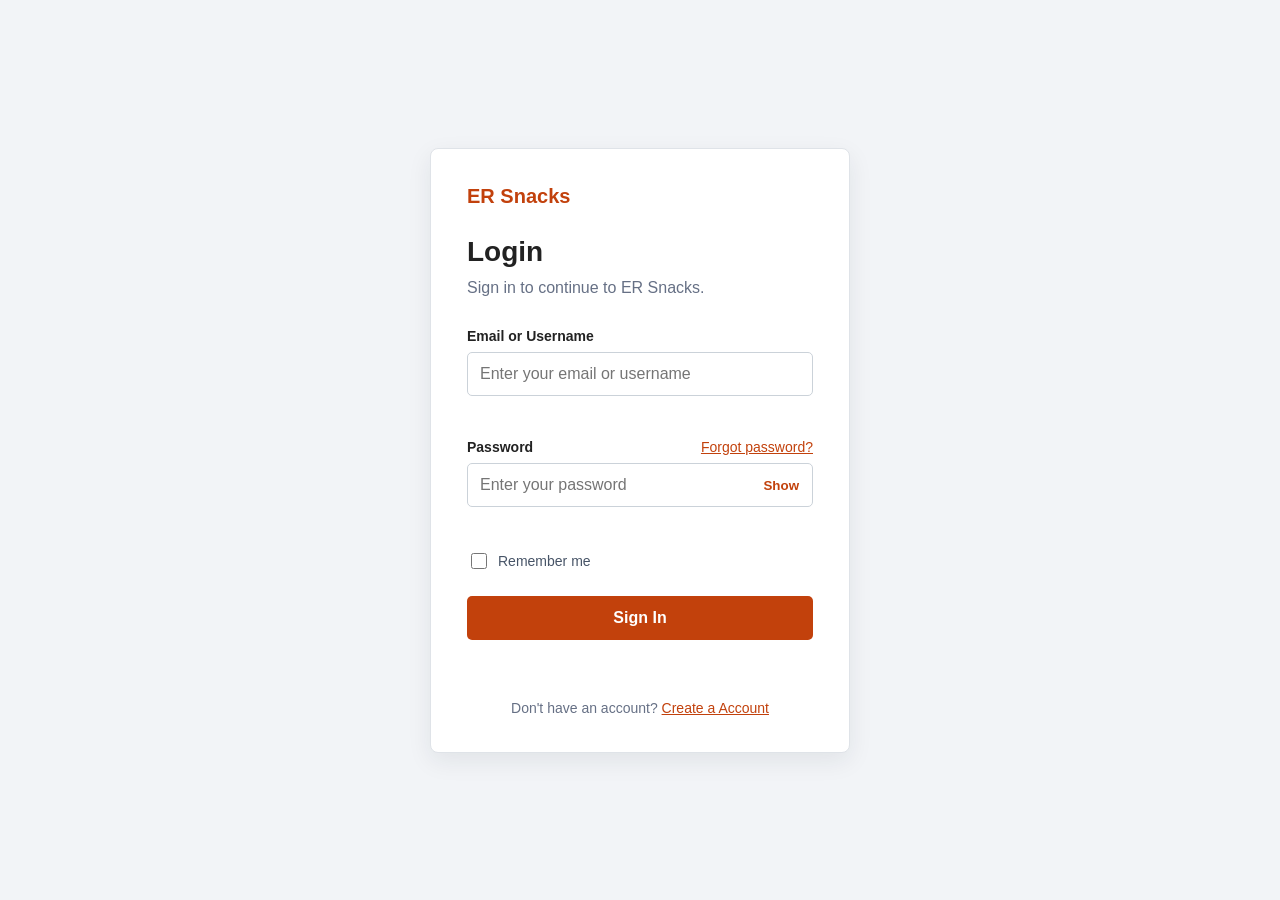
<file: fontend/index.html>
<!DOCTYPE html>
<html lang="en">

<head>
    <meta charset="UTF-8">
    <meta name="viewport" content="width=device-width, initial-scale=1.0">
    <title>ER Snacks — Sign In</title>
    <meta name="description" content="Sign in to ER Snacks Catering and order your favourite snacks and meals.">
    <link rel="preconnect" href="https://fonts.googleapis.com">
    <link rel="preconnect" href="https://fonts.gstatic.com" crossorigin>
    <link
        href="https://fonts.googleapis.com/css2?family=Lora:ital,wght@0,400;0,500;0,600;1,400;1,500&family=Nunito:wght@400;500;600;700;800&display=swap"
        rel="stylesheet">
    <link rel="stylesheet" href="Css/login.css">
</head>

<body>
    <main class="login-page">
        <section class="login-card" aria-labelledby="loginTitle">
            <a href="index.html" class="logo-link">ER Snacks</a>
            <h1 id="loginTitle">Login</h1>
            <p class="form-subtitle">Sign in to continue to ER Snacks.</p>

            <form id="loginForm" novalidate>
                <div class="field-group">
                    <label class="field-label" for="username">Email or Username</label>
                    <input type="text" id="username" name="username" class="field-input"
                        placeholder="Enter your email or username" autocomplete="username">
                    <span class="field-error" id="usernameError"></span>
                </div>

                <div class="field-group">
                    <div class="field-label-row">
                        <label class="field-label" for="password">Password</label>
                        <a href="#" class="field-forgot" id="forgotPassword">Forgot password?</a>
                    </div>
                    <div class="password-wrap">
                        <input type="password" id="password" name="password" class="field-input"
                            placeholder="Enter your password" autocomplete="current-password">
                        <button type="button" class="field-toggle" id="togglePassword">Show</button>
                    </div>
                    <span class="field-error" id="passwordError"></span>
                </div>

                <label class="checkbox-label" for="rememberMe">
                    <input type="checkbox" id="rememberMe" class="checkbox-input">
                    <span>Remember me</span>
                </label>

                <button type="submit" class="btn-submit" id="submitBtn">Sign In</button>
                <p class="login-message" id="loginMessage" role="alert"></p>
            </form>

            <p class="form-footer">Don't have an account? <a href="#">Create a Account</a></p>
        </section>
    </main>

    <script src="script/script.js"></script>
</body>

</html>
</file>
<file: fontend/Css/login.css>
* {
	box-sizing: border-box;
}

body {
	margin: 0;
	font-family: Arial, sans-serif;
	color: #222;
	background: #f2f4f7;
}

.login-page {
	min-height: 100vh;
	display: flex;
	align-items: center;
	justify-content: center;
	padding: 24px;
}

.login-card {
	width: min(100%, 420px);
	padding: 36px;
	background: #fff;
	border: 1px solid #dfe3e8;
	border-radius: 8px;
	box-shadow: 0 8px 24px rgba(31, 41, 55, 0.08);
}

.logo-link {
	display: inline-block;
	margin-bottom: 28px;
	color: #c2410c;
	font-size: 20px;
	font-weight: 700;
	text-decoration: none;
}

h1 {
	margin: 0 0 8px;
	font-size: 28px;
}

.form-subtitle {
	margin: 0 0 28px;
	color: #667085;
	line-height: 1.5;
}

.field-group {
	margin-bottom: 20px;
}

.field-label-row {
	display: flex;
	justify-content: space-between;
	gap: 12px;
}

.field-label {
	display: block;
	margin-bottom: 8px;
	font-size: 14px;
	font-weight: 600;
}

.field-input {
	width: 100%;
	min-height: 44px;
	padding: 10px 12px;
	border: 1px solid #cbd2d9;
	border-radius: 5px;
	color: #222;
	font: inherit;
}

.field-input:focus {
	outline: 2px solid #f4a261;
	outline-offset: 1px;
	border-color: #c2410c;
}

.password-wrap {
	position: relative;
}

.password-wrap .field-input {
	padding-right: 64px;
}

.field-toggle {
	position: absolute;
	top: 50%;
	right: 10px;
	transform: translateY(-50%);
	padding: 4px;
	border: 0;
	background: transparent;
	color: #c2410c;
	cursor: pointer;
	font-weight: 600;
}

.field-forgot,
.form-footer a {
	color: #c2410c;
	font-size: 14px;
}

.field-error {
	display: block;
	min-height: 18px;
	margin-top: 5px;
	color: #b42318;
	font-size: 13px;
}

.checkbox-label {
	display: flex;
	align-items: center;
	gap: 8px;
	margin: 2px 0 24px;
	color: #475467;
	font-size: 14px;
}

.checkbox-input {
	width: 16px;
	height: 16px;
	accent-color: #c2410c;
}

.btn-submit {
	width: 100%;
	min-height: 44px;
	border: 0;
	border-radius: 5px;
	background: #c2410c;
	color: #fff;
	cursor: pointer;
	font: inherit;
	font-weight: 700;
}

.btn-submit:hover {
	background: #9a3412;
}

.login-message {
	min-height: 20px;
	margin: 14px 0 0;
	text-align: center;
	font-size: 14px;
}

.form-footer {
	margin: 26px 0 0;
	color: #667085;
	text-align: center;
	font-size: 14px;
}

@media (max-width: 480px) {
	.login-page {
		padding: 16px;
	}

	.login-card {
		padding: 28px 22px;
	}
}
</file>
